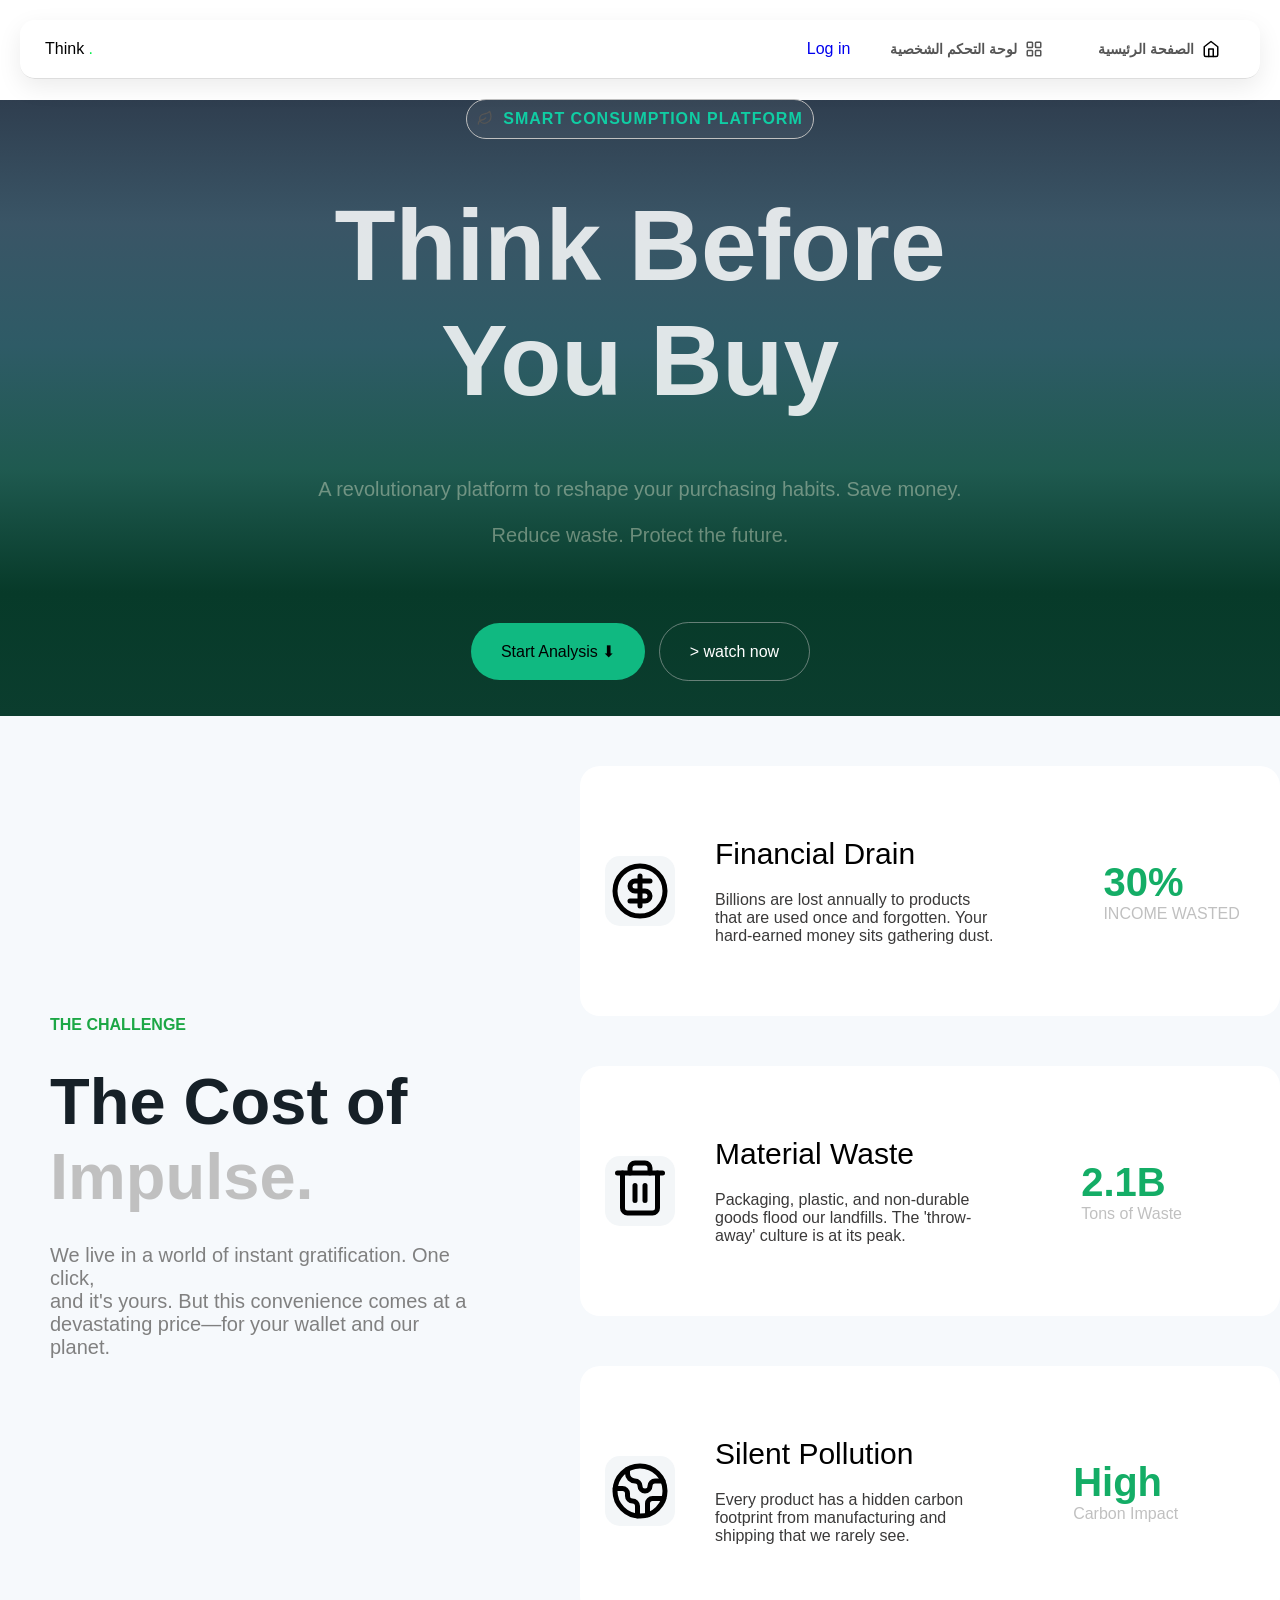
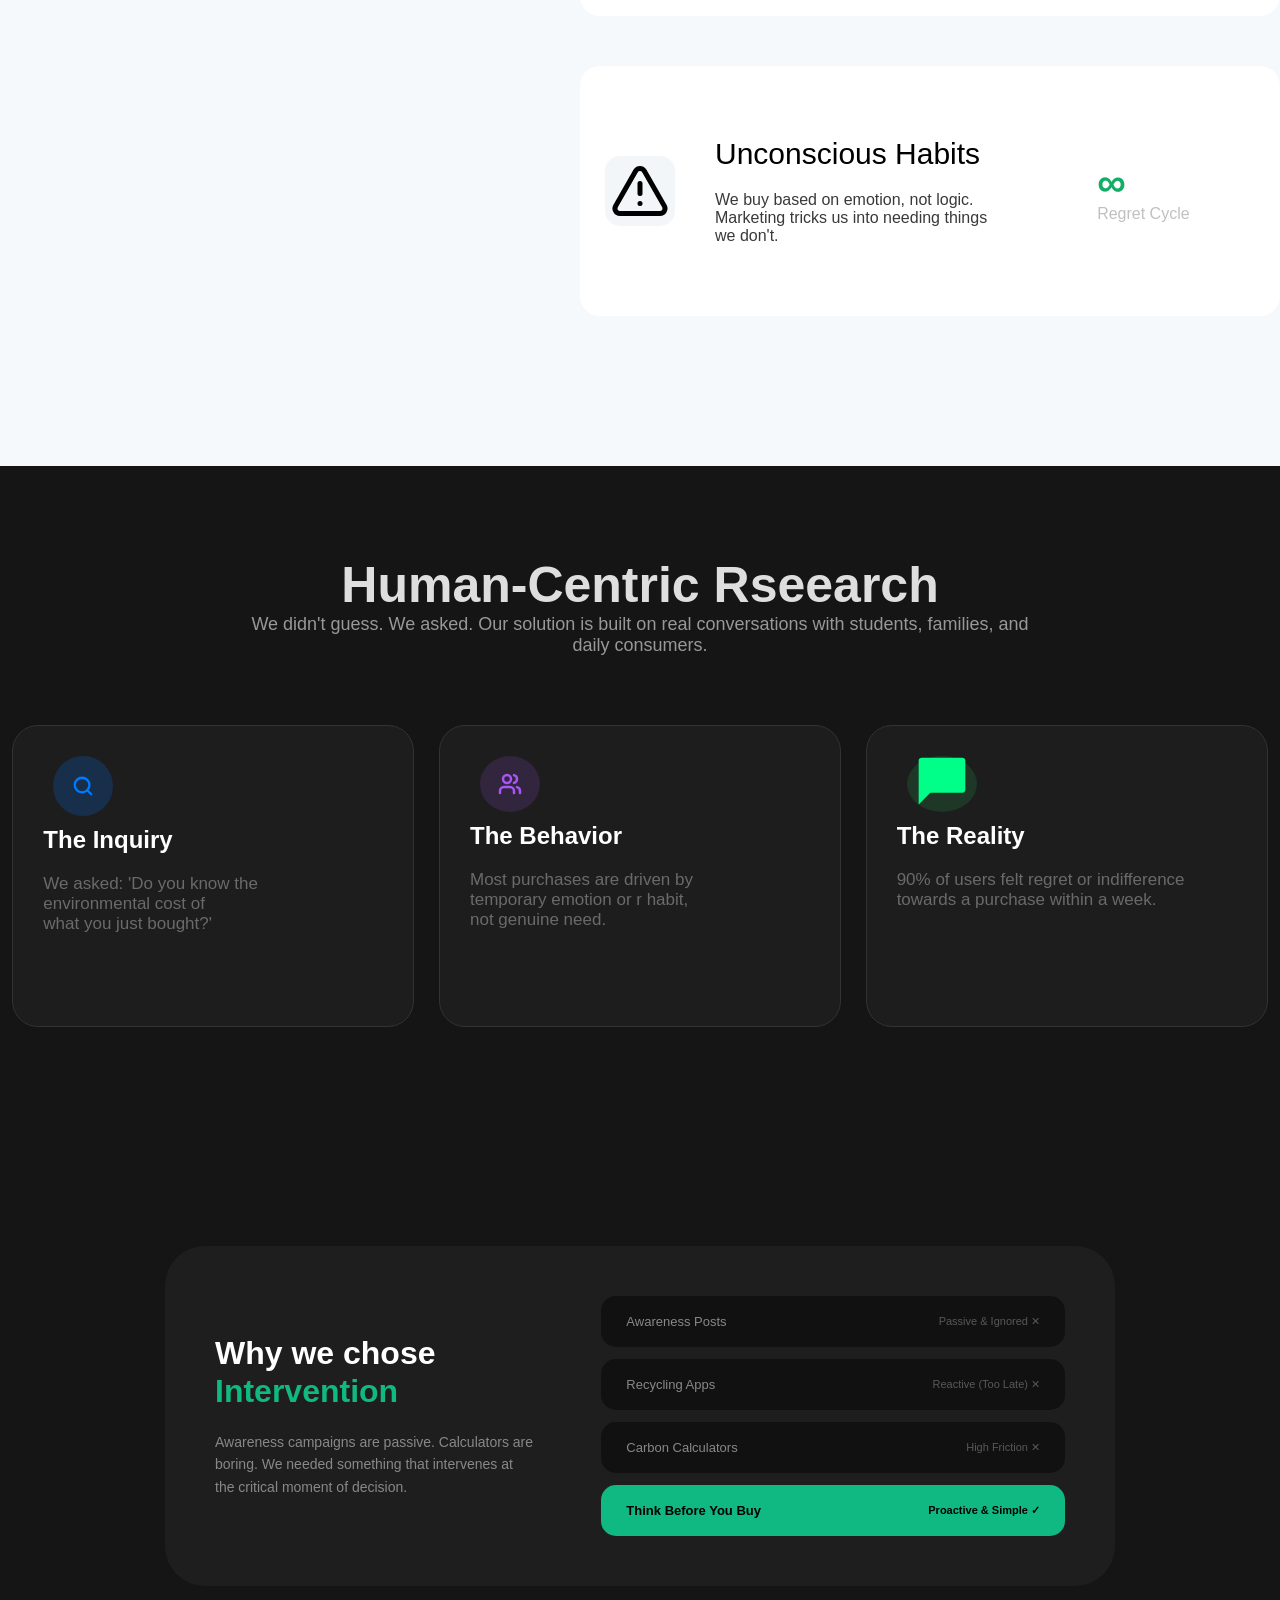
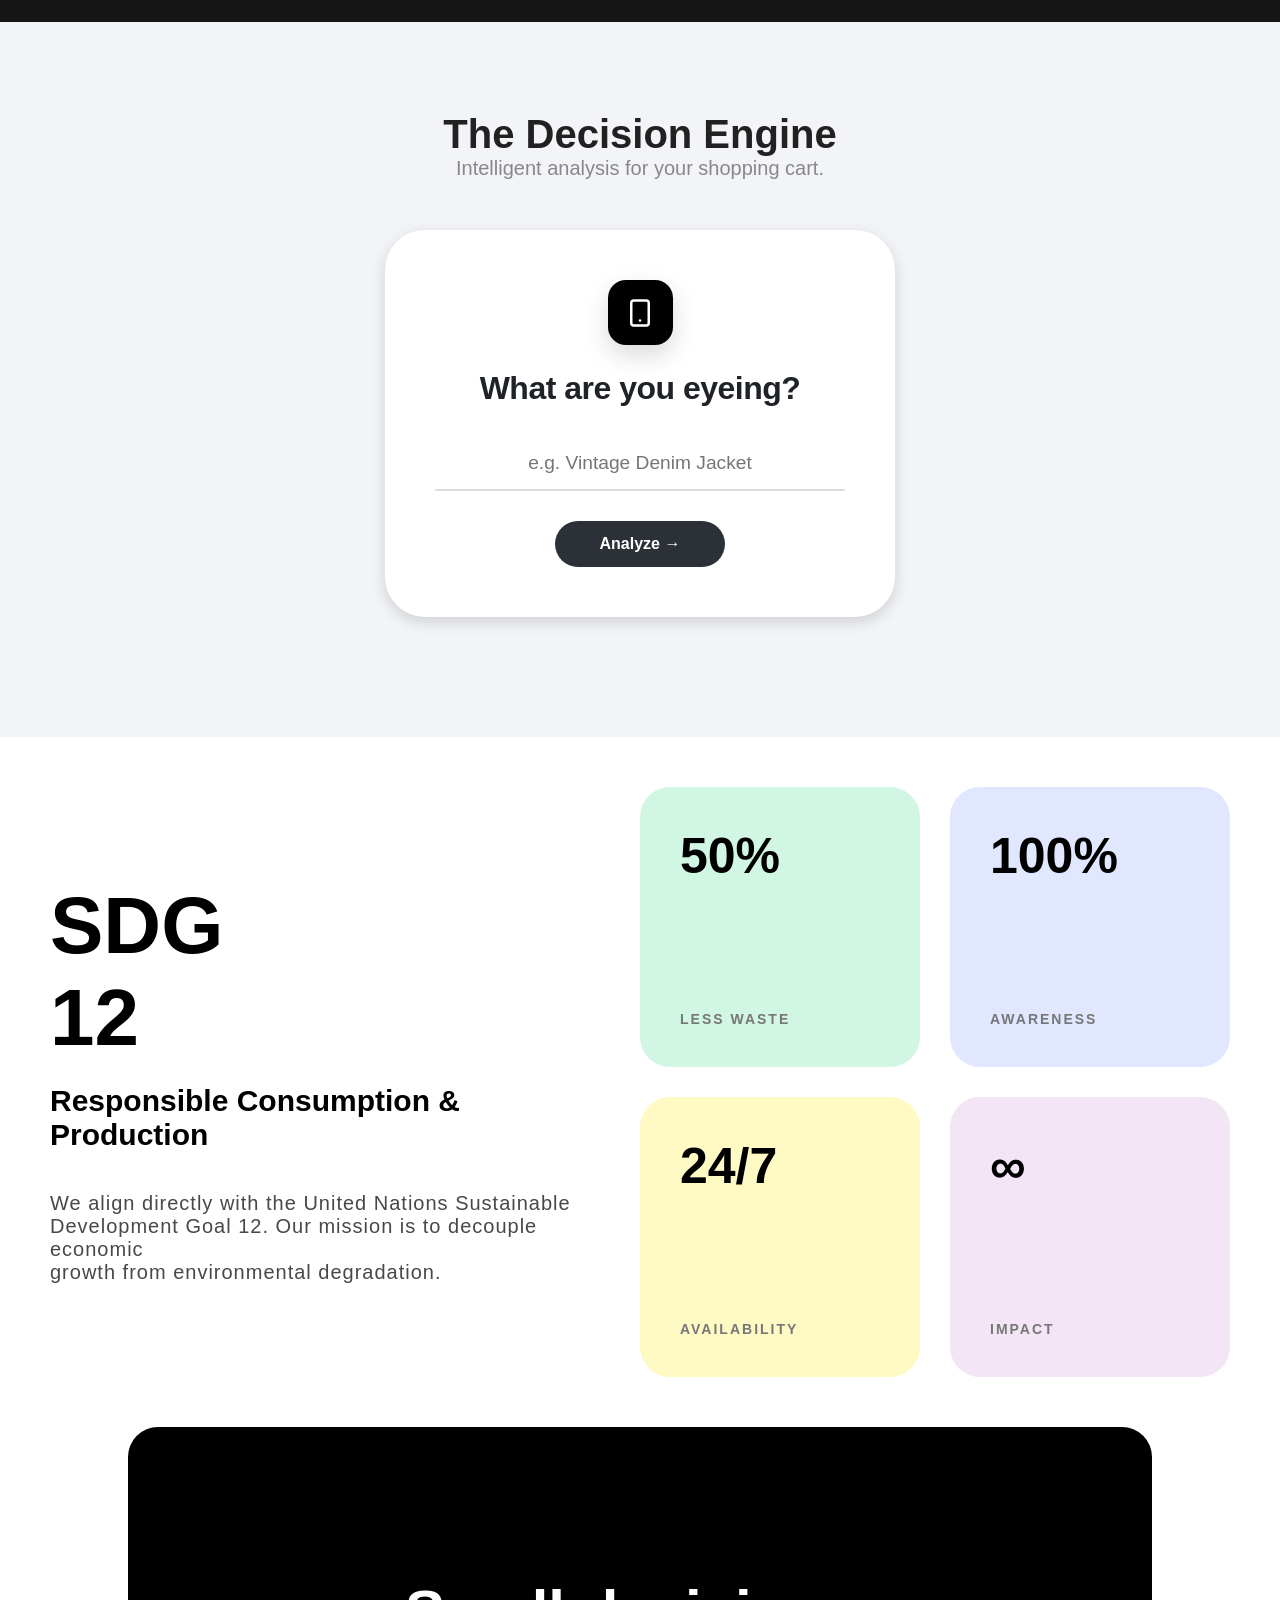
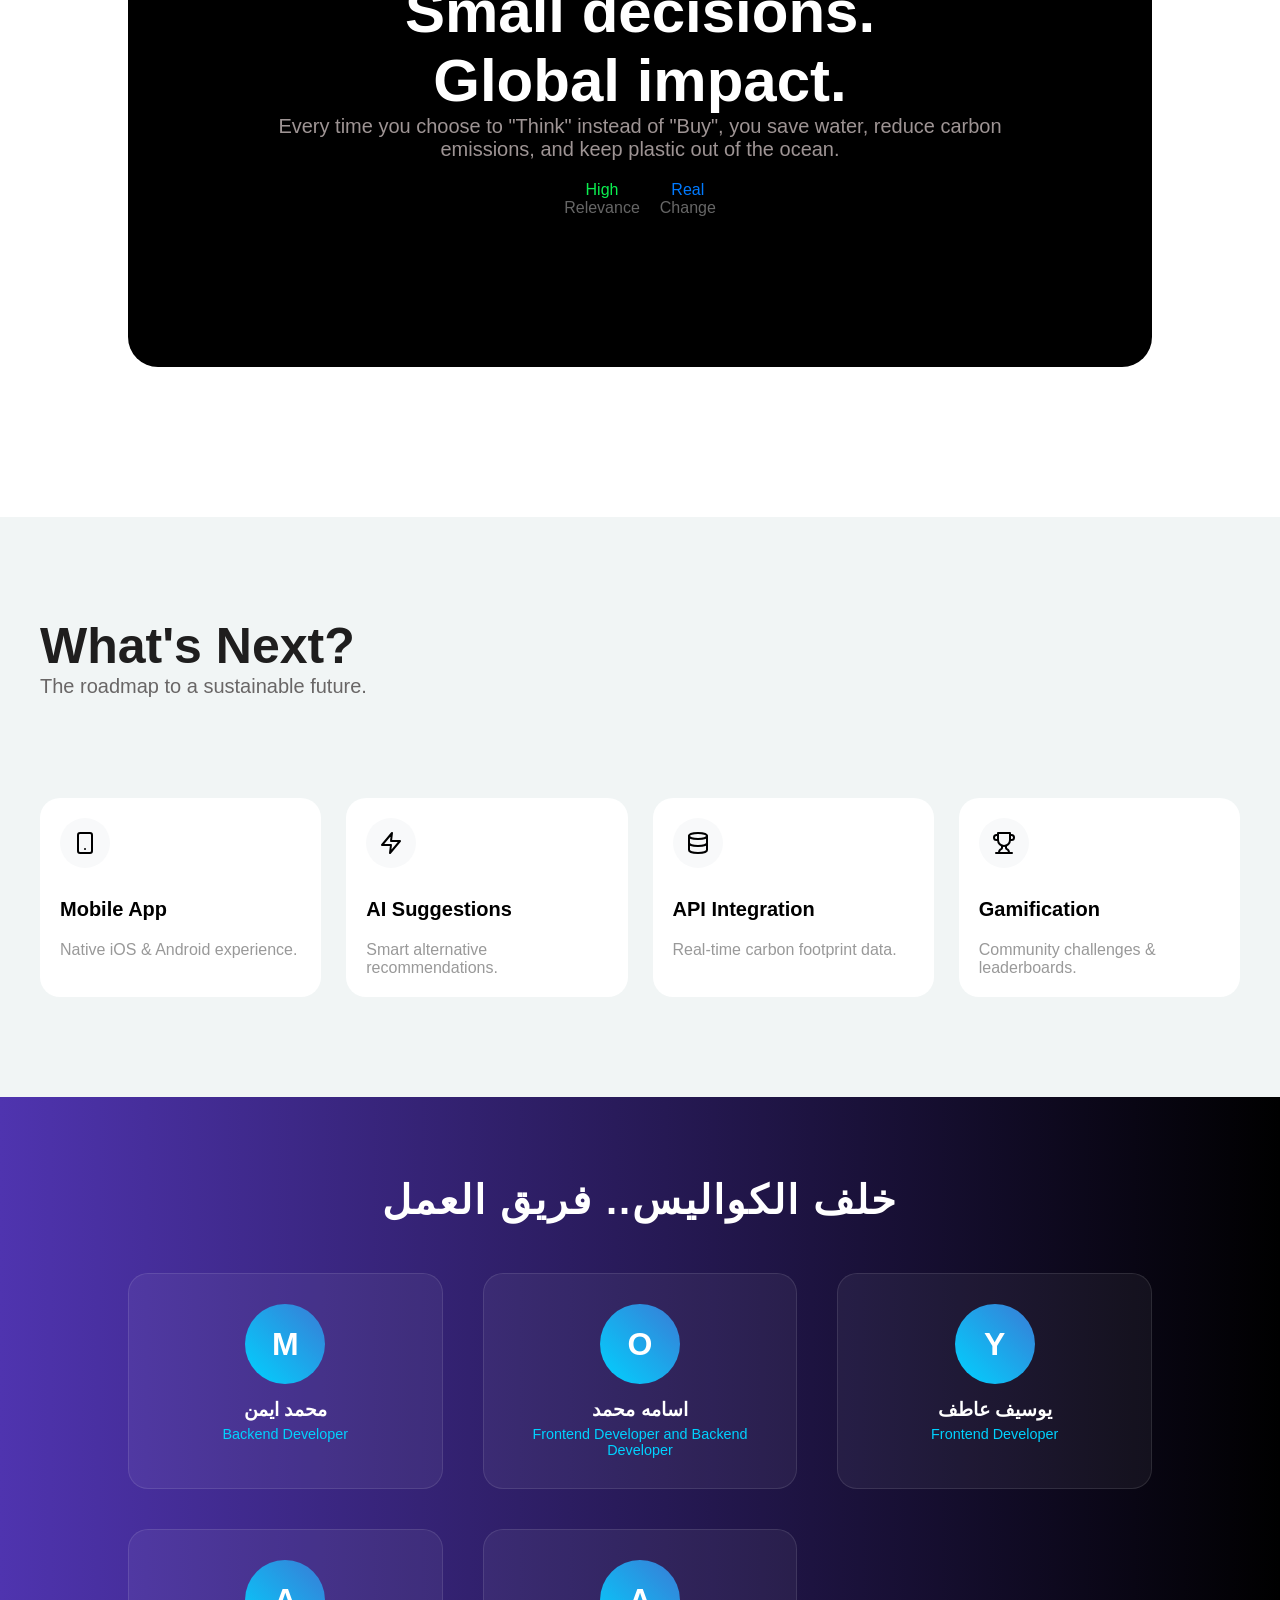
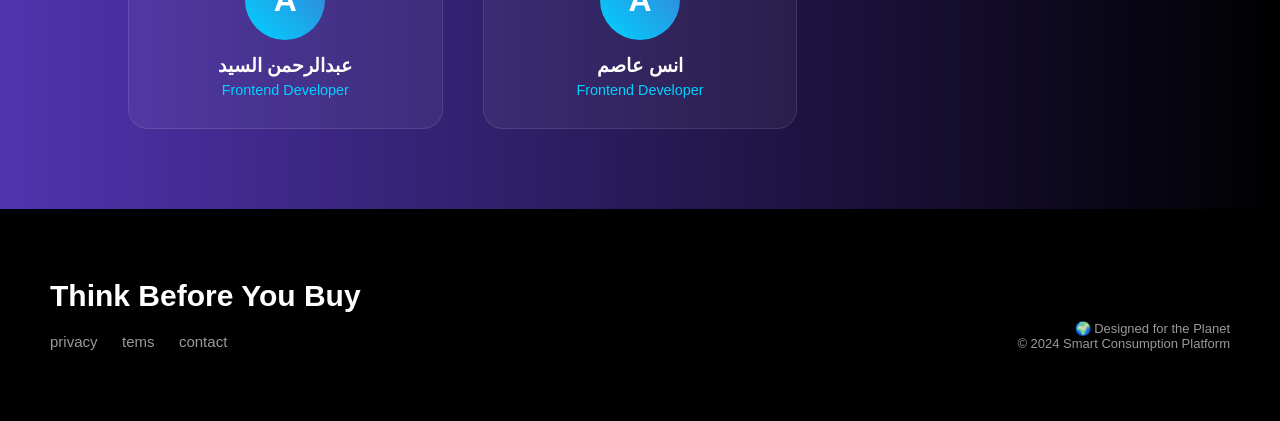
<file: index.html>
<!DOCTYPE html>
<html lang="en">

<head>
    <meta charset="UTF-8">
    <meta name="viewport" content="width=device-width, initial-scale=1.0">
    <title>Eco-Friendly</title>
    <link rel="stylesheet" href="style.css">
    <style>
        html {
            scroll-behavior: smooth;
        }
    </style>
</head>

<body>
    <nav>
        <!-- الشعار في أقصى اليسار -->
        <div class="logo-section">
            <p class="Think">Think <span class="dot">.</span></p>
        </div>

        <!-- الروابط في أقصى اليمين -->
        <ul class="nav-links">
            <div class="nav-item active2"> <!-- العنصر المختار كما في الصورة -->
                <svg xmlns="http://w3.org" width="18" height="18" viewBox="0 0 24 24" fill="none" stroke="currentColor"
                    stroke-width="2" stroke-linecap="round" stroke-linejoin="round">
                    <path d="m3 9 9-7 9 7v11a2 2 0 0 1-2 2H5a2 2 0 0 1-2-2z""" ) />>
                    <polyline points="9 22 9 12 15 12 15 22""" ) />>
                </svg>
                <li><a href="index.html" class="nav-link active">الصفحة الرئيسية</a></li>
            </div>

            <div class="nav-item">
                <svg class="nav-logo" xmlns="http://w3.org" width="18" height="18" viewBox="0 0 24 24" fill="none"
                    stroke="currentColor" stroke-width="2" stroke-linecap="round" stroke-linejoin="round">
                    <rect width="7" height="7" x="3" y="3" rx="1""" ) />>
                    <rect width="7" height="7" x="14" y="3" rx="1""" ) />>
                    <rect width="7" height="7" x="14" y="14" rx="1""" ) />>
                    <rect width="7" height="7" x="3" y="14" rx="1""" ) />>
                </svg>
                <li><a href="dash-board.html" class="nav-link">لوحة التحكم الشخصية</a>
                </li>
            </div>

            <!-- أزرار تسجيل الدخول والخروج -->
            <li class="auth-section" id="auth-container">
                <!-- هنا الـ JS هيحط يا زرار Log in يا زرار Log out -->
            </li>

        </ul>
    </nav>

    <header class="container">
        <p id="prag1"><svg class="nav-logo" xmlns="http://www.w3.org/2000/svg" width="16" height="16"
                viewBox="0 0 24 24" fill="none" stroke="currentColor" stroke-width="2" stroke-linecap="round"
                stroke-linejoin="round" class="lucide lucide-leaf-icon lucide-leaf">
                <path d="M11 20A7 7 0 0 1 9.8 6.1C15.5 5 17 4.48 19 2c1 2 2 4.18 2 8 0 5.5-4.78 10-10 10Z" />
                <path d="M2 21c0-3 1.85-5.36 5.08-6C9.5 14.52 12 13 13 12" />
            </svg> SMART CONSUMPTION PLATFORM</p>
        <h1 class="title">Think Before <br> You Buy</h1>
        <p id="prag2">A revolutionary platform to reshape your purchasing habits. Save money. <br> <br> Reduce
            waste. Protect the future.</p>

        <div id="links">


            <a href="#anc1" class="anc1">Start Analysis ⬇</a>
            <a href="#" class="anc2"> > watch now</a>

        </div>
    </header>


    <!-- section 2 -->


    <section class="hero">
        <div class="cost">
            <h4 class="title2">THE CHALLENGE</h4>
            <h2 class="title3">The Cost of <br> <span class="spn1">Impulse.</span></h2>
            <p class="prag3">We live in a world of instant gratification. One click, <br> and it's yours. But this
                convenience comes at a <br>
                devastating price—for your wallet and our planet.</p>
        </div>
        <div class="cards">
            <div class="card card1">
                <div class="left">
                    <div class="icon"><svg xmlns="http://www.w3.org/2000/svg" width="60" height="60" viewBox="0 0 24 24"
                            fill="none" stroke="currentColor" stroke-width="2" stroke-linecap="round"
                            stroke-linejoin="round"
                            class="lucide lucide-circle-dollar-sign-icon lucide-circle-dollar-sign">
                            <circle cx="12" cy="12" r="10" />
                            <path d="M16 8h-6a2 2 0 1 0 0 4h4a2 2 0 1 1 0 4H8" />
                            <path d="M12 18V6" />
                        </svg></div>
                    <br>
                    <div class="texts">
                        <span class="spns spn2">Financial Drain</span>
                        <p class="txt prag4">Billions are lost annually to products <br> that are used once and
                            forgotten.
                            Your <br> hard-earned money sits gathering dust.</p>
                    </div>
                </div>

                <div class="right">
                    <h5 class="words">30%</h5>
                    <span class="spns spn3">INCOME WASTED</span>
                </div>
            </div>


            <div class="card card2">
                <div class="left">
                    <div class="icon">
                        <div style=padding:20px; display: inline-block; border-radius: 15px;>
                            <svg xmlns="http://www.w3.org/2000/svg" width="60" height="60" viewBox="0 0 24 24"
                                fill="none" stroke="currentColor" stroke-width="2" stroke-linecap="round"
                                stroke-linejoin="round" class="lucide lucide-trash2-icon lucide-trash-2">
                                <path d="M10 11v6" />
                                <path d="M14 11v6" />
                                <path d="M19 6v14a2 2 0 0 1-2 2H7a2 2 0 0 1-2-2V6" />
                                <path d="M3 6h18" />
                                <path d="M8 6V4a2 2 0 0 1 2-2h4a2 2 0 0 1 2 2v2" />
                            </svg>
                        </div>
                    </div>
                    <br>
                    <div class="texts">
                        <span class="spns spn2">Material Waste</span>
                        <p class="txt prag4">Packaging, plastic, and non-durable <br> goods flood our landfills. The
                            'throw-
                            <br>away' culture is at its peak.
                        </p>
                    </div>
                </div>
                <div class="right">
                    <h5 class="words">2.1B</h5>
                    <span class="spns spn3">Tons of Waste</span>
                </div>
            </div>




            <div class="card card3">
                <div class="left">
                    <div class="icon">
                        <svg xmlns="http://www.w3.org/2000/svg" width="60" height="60" viewBox="0 0 24 24" fill="none"
                            stroke="currentColor" stroke-width="2" stroke-linecap="round" stroke-linejoin="round"
                            class="lucide lucide-earth-icon lucide-earth">
                            <path d="M21.54 15H17a2 2 0 0 0-2 2v4.54" />
                            <path
                                d="M7 3.34V5a3 3 0 0 0 3 3a2 2 0 0 1 2 2c0 1.1.9 2 2 2a2 2 0 0 0 2-2c0-1.1.9-2 2-2h3.17" />
                            <path d="M11 21.95V18a2 2 0 0 0-2-2a2 2 0 0 1-2-2v-1a2 2 0 0 0-2-2H2.05" />
                            <circle cx="12" cy="12" r="10" />
                        </svg>
                    </div>
                    <br>
                    <div class="texts">
                        <span class="spns spn2">Silent Pollution</span>
                        <p class="txt prag4">Every product has a hidden carbon <br> footprint from manufacturing and
                            <br>shipping that we rarely see.
                        </p>
                    </div>
                </div>

                <div class="right">
                    <h5 class="words">High</h5>
                    <span class="spns spn3">Carbon Impact</span>
                </div>
            </div>


            <div class="card card4">
                <div class="left">
                    <div class="icon">
                        <svg xmlns="http://www.w3.org/2000/svg" width="60" height="60" viewBox="0 0 24 24" fill="none"
                            stroke="currentColor" stroke-width="2" stroke-linecap="round" stroke-linejoin="round"
                            class="lucide lucide-triangle-alert-icon lucide-triangle-alert">
                            <path d="m21.73 18-8-14a2 2 0 0 0-3.48 0l-8 14A2 2 0 0 0 4 21h16a2 2 0 0 0 1.73-3" />
                            <path d="M12 9v4" />
                            <path d="M12 17h.01" />
                        </svg>
                    </div>
                    <br>
                    <div class="texts">
                        <span class="spns spn2">Unconscious Habits</span>
                        <p class="txt prag4">We buy based on emotion, not logic. <br> Marketing tricks us into needing
                            things
                            <br>we don't.
                        </p>
                    </div>
                </div>

                <div class="right">
                    <h5 class="words">∞</h5>
                    <span class="spns spn3">Regret Cycle</span>
                </div>
            </div>


        </div>


    </section>



    <section class="hero1">
        <br><br><br><br><br>
        <h2 class="hh">Human-Centric Rseearch</h2>

        <p class="pp">We didn't guess. We asked. Our solution is built on real
            conversations with students, families, and <br>
            daily consumers.</p>
        <div class="cards2">
            <div class="crd card5">
                <div class="icon-wrapperblue">
                    <svg width="22" height="22" viewbox="0 0 24 24" fill="none" stroke="currentcolor" stroke-width="2.5"
                        stroke-linecap="round" stroke-linejoin="round">
                        <circle cx="11" cy="11" r="8"></circle>
                        <line x1="21" y1="21" x2="16.65" y2="16.65"></line>

                    </svg>

                </div>



                <h3 class="txt2 h3p">The Inquiry</h3>


                <p class="txt2 pg">We asked: 'Do you
                    know the <br> environmental cost of <br> what you just bought?'</p>


            </div>
            <div class="crd card6">
                <div class="people-icon-box">
                    <svg width="24" height="24" viewbox="0 0 24 24" fill="none" stroke="currentcolor" stroke-width="2.5"
                        stroke-linecap="round" stroke-linejoin="round">
                        <path d="M16 21v-2a4 4 0 0 0-4-4H6a4 4 0 0 0-4 4v2"></path>
                        <circle cx="9" cy="7" r="4"> </circle>
                        <path d="M22 21v-2a4 4 0 0 0-3-3.87"> </path>
                        <path d="M16 3.13a4 4 0 0 1 0 7.75"></path>



                    </svg>
                </div>



                <h3 class="txt2 h33">The Behavior</h3>
                <p class="txt2 pgg">Most purchases are
                    driven by <br> temporary emotion or r habit,<br>not genuine need.</p>

            </div>
            <div class="crd card7">

                <div class="message-icon-box">
                    <svg width="100" height="100" viewBox="0 0 24 24" xmlns="http://www.w3.org/2000/svg">
                        <path
                            d="M4 4C4 3.44772 4.44772 3 5 3H19C19.5523 3 20 3.44772 20 4V14C20 14.5523 19.5523 15 19 15H8L4 19V4Z"
                            fill="#00FF88" />
                    </svg>




                    </svg>


                </div>



                <h3 class="txt2 h333">The Reality</h3>
                <p class="txt2 pggg">90% of users felt
                    regret or indifference <br> towards a purchase within a week.</p>
            </div>

        </div>

        <div class="card-container">
            <div class="card-content">
                <h2 class="title4">Why we chose <br><span>Intervention</span></h2>
                <p class="description">
                    Awareness campaigns are passive. Calculators are boring. We needed something that intervenes at the
                    critical moment of decision.
                </p>
            </div>

            <div class="card-list">
                <div class="list-item">
                    <span class="text">Awareness Posts</span>
                    <span class="status">Passive & Ignored ✕</span>
                </div>
                <div class="list-item">
                    <span class="text">Recycling Apps</span>
                    <span class="status">Reactive (Too Late) ✕</span>
                </div>
                <div class="list-item">
                    <span class="text">Carbon Calculators</span>
                    <span class="status">High Friction ✕</span>
                </div>
                <div class="list-item active">
                    <span class="text">Think Before You Buy</span>
                    <span class="status">Proactive & Simple ✓</span>
                </div>
            </div>
        </div>
        <br> <br>
    </section>
    <section id="anc1" class="qestions">
        <div class="parent">
            <h2 class="second_tlt">The Decision Engine</h2>
            <p class="norm_prg">Intelligent analysis for your shopping cart.</p>
            <div class="qestions2">

                <div class="step active" id="step0">
                    <div class="icon-box-dark">
                        <svg width="30" height="30" viewBox="0 0 24 24" fill="none" stroke="white" stroke-width="2"
                            stroke-linecap="round" stroke-linejoin="round">
                            <rect x="5" y="2" width="14" height="20" rx="2" ry="2"></rect>
                            <line x1="12" y1="18" x2="12.01" y2="18"></line>
                        </svg>
                    </div>

                    <h1 class="main-title">What are you eyeing?</h1>
                    <input type="text" id="itemInput" class="custom-input" placeholder="e.g. Vintage Denim Jacket">
                    <button class="btn-dark" onclick="startQuiz()">Analyze &rarr;</button>
                </div>


                <div class="step" id="step1">
                    <p class="step-counter">QUESTION 1 OF 3</p>
                    <h1 class="question-title">Is this a "Need" or a "Want"?</h1>
                    <div class="options">
                        <button class="option-card" onclick="nextStep(2)">It's absolutely essential. <span
                                class="arrow">&rarr;</span></button>
                        <button class="option-card" onclick="nextStep(2)">It's a nice-to-have.</button>
                    </div>
                </div>

                <div class="step" id="step2">
                    <p class="step-counter">QUESTION 2 OF 3</p>
                    <h1 class="question-title">How often will you use it?</h1>
                    <div class="options">
                        <button class="option-card" onclick="nextStep(3)">Daily or Weekly. <span
                                class="arrow">&rarr;</span></button>
                        <button class="option-card" onclick="nextStep(3)">Once in a blue moon.</button>
                    </div>
                </div>

                <div class="step" id="step3">
                    <p class="step-counter">QUESTION 3 OF 3</p>
                    <h1 class="question-title">Could you borrow or rent it?</h1>
                    <div class="options">
                        <button class="option-card" onclick="showResult('green')">Yes, probably. <span
                                class="arrow">&rarr;</span></button>
                        <button class="option-card" onclick="showResult('red')">No, I need to own it.</button>
                    </div>
                </div>
                <div class="step result-page" id="result-green">
                    <div class="status-icon green">✓</div>
                    <h1 class="question-title">Green Light</h1>
                    <p class="desc">This looks like a solid purchase. Just check if there's a sustainable brand option!
                    </p>
                    <button class="link-btn" onclick="location.reload()">Check another item</button>
                    <a class="btn-dark" href="dash-board.html" onclick="return saveProductData(event)">View Your Dashboard</a>

                </div>

                <div class="step result-page" id="result-orange">
                    <div class="status-icon orange">🔄</div>
                    <h1 class="question-title">Pause & Reflect</h1>
                    <p class="desc">You might regret this. Why not wait 3 days and see if you still want it?</p>
                    <button class="link-btn" onclick="location.reload()">Check another item</button>
                    <a class="btn-dark" href="dash-board.html" onclick="return saveProductData(event)">View Your Dashboard</a>

                </div>

                <div class="step result-page" id="result-red">
                    <div class="status-icon red">✕</div>
                    <h1 class="question-title">Hard Pass</h1>
                    <p class="desc">Your wallet (and the planet) will thank you for skipping this one.</p>
                    <button class="link-btn" onclick="location.reload()">Check another item</button>
                    <a class="btn-dark" href="dash-board.html" onclick="return saveProductData(event)">View Your Dashboard</a>

                </div>
                
            </div>

        </div>
    </section>


    <section class="sdgs">
        <div class="define">
            <!-- جمعنا الكلام كله هنا -->
            <div class="text-content">
                <p class="prag5">SDG <br> 12</p>
                <h3 class="heading">Responsible Consumption & <br> Production</h3>
                <p class="prag6">We align directly with the United Nations Sustainable <br> Development Goal 12. Our
                    mission is to decouple economic <br> growth from environmental degradation.</p>
            </div>

            <!-- الكاردات لوحدها بره الـ text-content -->
            <div class="card-grid">
                <div class="crd2 green">
                    <span class="number">50%</span>
                    <span class="label">Less Waste</span>
                </div>
                <div class="crd2 blue">
                    <span class="number">100%</span>
                    <span class="label">AWARENESS</span>
                </div>
                <div class="crd2 yellow">
                    <span class="number">24/7</span>
                    <span class="label">Availability</span>
                </div>
                <div class="crd2 purple">
                    <span class="number">∞</span>
                    <span class="label">Impact</span>
                </div>
            </div>
        </div>
        <div class="parent-container">
            <div class="glopal">
                <h2 class="tlt1">Small decisions. <br> Global impact.</h2>
                <p class="prag7">Every time you choose to "Think" instead of "Buy", you save water, reduce carbon <br>
                    emissions, and keep plastic out of the ocean.</p>
                <div class="spans">
                    <div id="colors">
                        <div class="prag">High <br> <span class="spn4">Relevance</span></div>
                    </div>
                    <div id="colors2">
                        <div class="prags">Real <br> <span class="spn4">Change</span> </div>
                    </div>
                </div>
            </div>
        </div>
    </section>
    <section class="lastest-cards">
        <div class="lastest-cards2">
            <div class="words2">
                <h2 class="heading1">What's Next?</h2>
                <p class="prag8">The roadmap to a sustainable future.</p>
            </div>
            <div class="lastest">
                <div class="cd">
                    <div class="icon-container">

                        <!-- أيقونة الهاتف باستخدام SVG -->
                        <svg xmlns="http://w3.org" width="24" height="24" viewBox="0 0 24 24" class="phone-icon">
                            <rect x="5" y="2" width="14" height="20" rx="2" ry="2"></rect>
                            <line x1="12" y1="18" x2="12" y2="18"></line>
                        </svg>
                    </div>
                    <div class="words3">
                        <span class="spn6">Mobile App</span>
                        <p class="prag9">Native iOS & Android experience.</p>
                    </div>
                </div>





                <div class="cd">
                    <div class="icon-container">

                        <!-- أيقونة الهاتف باستخدام SVG -->
                        <svg xmlns="http://w3.org" width="24" height="24" viewBox="0 0 24 24" class="phone-icon"
                            fill="none" stroke="currentColor" stroke-width="2" stroke-linecap="round"
                            stroke-linejoin="round">
                            <polygon points="13 2 3 14 12 14 11 22 21 10 12 10 13 2"></polygon>
                        </svg>

                    </div>
                    <div class="words3">
                        <span class="spn6">AI Suggestions</span>
                        <p class="prag9">Smart alternative recommendations.</p>
                    </div>
                </div>





                <div class="cd">
                    <div class="icon-container">

                        <svg xmlns="http://w3.org" width="24" height="24" viewBox="0 0 24 24" class="phone-icon"
                            fill="none" stroke="currentColor" stroke-width="2" stroke-linecap="round"
                            stroke-linejoin="round">
                            <ellipse cx="12" cy="5" rx="9" ry="3"></ellipse>
                            <path d="M21 12c0 1.66-4 3-9 3s-9-1.34-9-3"></path>
                            <path d="M3 5v14c0 1.66 4 3 9 3s9-1.34 9-3V5"></path>

                        </svg>
                    </div>
                    <div class="words3">
                        <span class="spn6">API Integration </span>
                        <p class="prag9">Real-time carbon footprint data.</p>
                    </div>
                </div>



                <div class="cd">
                    <div class="icon-container">

                        <svg xmlns="http://w3.org" width="24" height="24" viewBox="0 0 24 24" class="phone-icon"
                            fill="none" stroke="currentColor" stroke-width="2" stroke-linecap="round"
                            stroke-linejoin="round">
                            <path d="M6 9H4.5a2.5 2.5 0 0 1 0-5H6"></path>
                            <path d="M18 9h1.5a2.5 2.5 0 0 0 0-5H18"></path>
                            <path d="M4 22h16"></path>
                            <path d="M10 14.66V17c0 .55-.47.98-.97 1.21C7.85 18.75 7 20.24 7 22"></path>
                            <path d="M14 14.66V17c0 .55.47.98.97 1.21C16.15 18.75 17 20.24 17 22"></path>
                            <path d="M18 2H6v7a6 6 0 0 0 12 0V2Z"></path>
                        </svg>

                    </div>
                    <div class="words3">
                        <span class="spn6">Gamification</span>
                        <p class="prag9">Community challenges & <br> leaderboards.</p>
                    </div>
                </div>

            </div>
        </div>
    </section>

    <section class="team-section">
        <h2 class="titles">خلف الكواليس.. فريق العمل</h2>

        <div class="team-grid">
            <div class="member-card">
                <div class="member-info">
                    <div class="avatar">M</div>
                    <h3>محمد ايمن</h3>
                    <span class="role">Backend Developer</span>
                </div>
                <div class="member-tasks">
                    <h4>أهم ما أنجزه:</h4>
                    <ul>
                        <li>تصميم واجهة المستخدم بالـ CSS</li>
                        <li>عمل الـ Sliders والأنيميشن</li>
                        <li>ربط الصفحات ببعضها</li>
                    </ul>
                </div>
            </div>

            <div class="member-card">
                <div class="member-info">
                    <div class="avatar">O</div>
                    <h3>اسامه محمد</h3>
                    <span class="role"> Frontend Developer and Backend Developer </span>
                </div>
                <div class="member-tasks">
                    <h4>أهم ما أنجزه:</h4>
                    <ul>
                        <li>بناء قاعدة البيانات</li>
                        <li>عمل نظام تسجيل الدخول</li>
                        <li>تأمين البيانات</li>
                    </ul>
                </div>
            </div>


            <div class="member-card">
                <div class="member-info">
                    <div class="avatar">Y</div>
                    <h3> يوسيف عاطف</h3>
                    <span class="role"> Frontend Developer </span>
                </div>
                <div class="member-tasks">
                    <h4>أهم ما أنجزه:</h4>
                    <ul>
                        <li>بناء قاعدة البيانات</li>
                        <li>عمل نظام تسجيل الدخول</li>
                        <li>تأمين البيانات</li>
                    </ul>
                </div>
            </div>


            <div class="member-card">
                <div class="member-info">
                    <div class="avatar">A</div>
                    <h3> عبدالرحمن السيد</h3>
                    <span class="role">Frontend Developer</span>
                </div>
                <div class="member-tasks">
                    <h4>أهم ما أنجزه:</h4>
                    <ul>
                        <li>بناء قاعدة البيانات</li>
                        <li>عمل نظام تسجيل الدخول</li>
                        <li>تأمين البيانات</li>
                    </ul>
                </div>
            </div>


            <div class="member-card">
                <div class="member-info">
                    <div class="avatar">A</div>
                    <h3> انس عاصم</h3>
                    <span class="role">Frontend Developer</span>
                </div>
                <div class="member-tasks">
                    <h4>أهم ما أنجزه:</h4>
                    <ul>
                        <li>بناء قاعدة البيانات</li>
                        <li>عمل نظام تسجيل الدخول</li>
                        <li>تأمين البيانات</li>
                    </ul>
                </div>
            </div>

        </div>
    </section>
    <footer>
        <div class="def">
            <div class="text-content3">
                <p class="last_prag">Think Before You Buy</p>
                <div class="links2">
                    <a href="#" class="ancrs">privacy</a>
                    <a href="#" class="ancrs">tems</a>
                    <a href="#" class="ancrs">contact</a>
                </div>
            </div>
            <div class="planet2">
                <p>🌍 Designed for the Planet</p>
                <p>© 2024 Smart Consumption Platform</p>
            </div>
        </div>
    </footer>
    <script src="api.js"></script>
    <script src="script.js"></script>
</body>

</html>
</file>
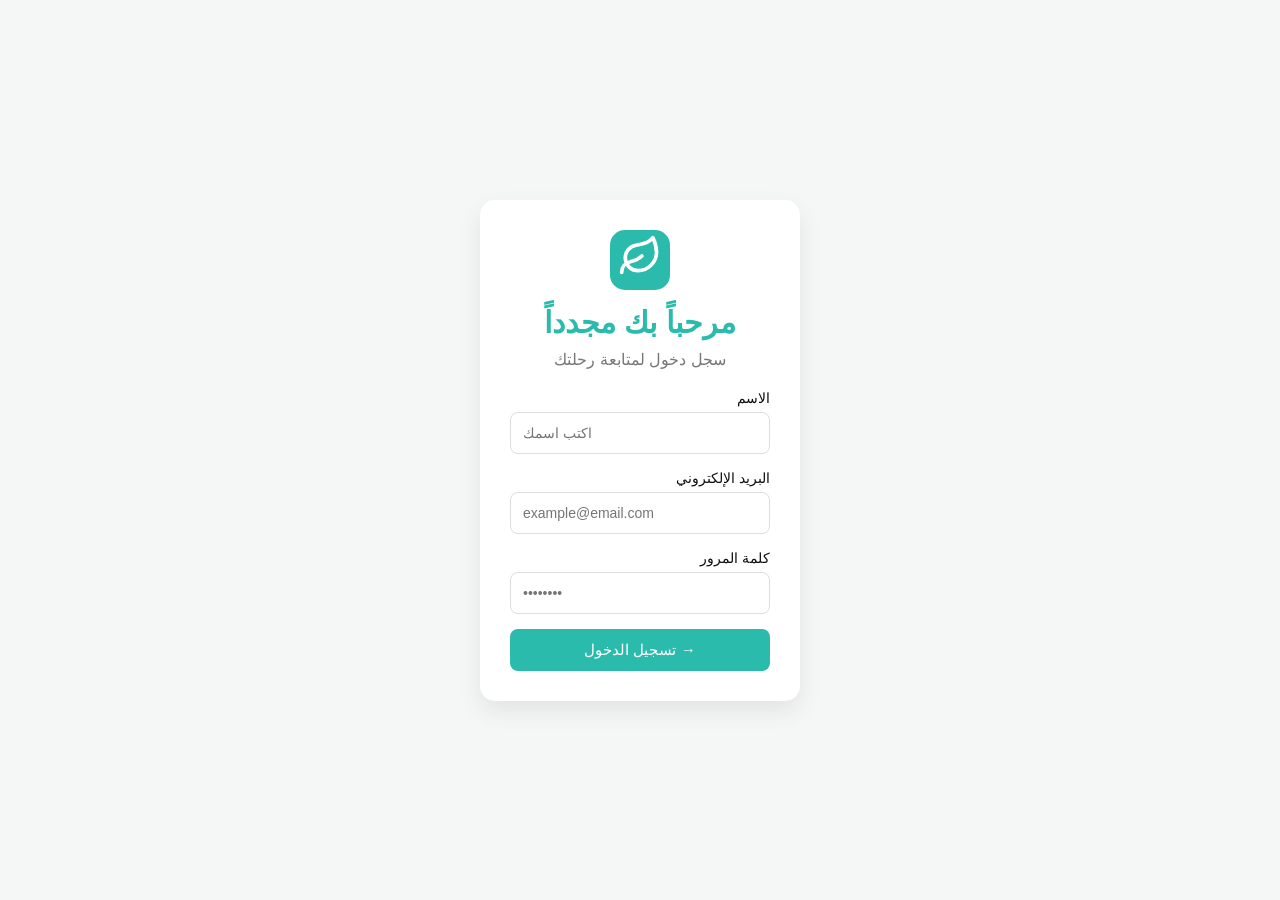
<file: form.html>
<!DOCTYPE html>
<html lang="en">

<head>
    <meta charset="UTF-8">
    <meta name="viewport" content="width=device-width, initial-scale=1.0">
    <title>form</title>
    <link rel="stylesheet" href="Form.css">
</head>

<body>
    <!-- FORM -->
     
    <div class="container">
        <div class="logo">
            <i class="fa-solid fa-leaf"><svg xmlns="http://www.w3.org/2000/svg" width="44" height="44"
                    viewBox="0 0 24 24" fill="none" stroke="currentColor" stroke-width="2" stroke-linecap="round"
                    stroke-linejoin="round" class="lucide lucide-leaf-icon lucide-leaf">
                    <path d="M11 20A7 7 0 0 1 9.8 6.1C15.5 5 17 4.48 19 2c1 2 2 4.18 2 8 0 5.5-4.78 10-10 10Z" />
                    <path d="M2 21c0-3 1.85-5.36 5.08-6C9.5 14.52 12 13 13 12" />
                </svg></i>
        </div>
        <h2>مرحباً بك مجدداً</h2>
        <p>سجل دخول لمتابعة رحلتك</p>

        <form id="form">

            <div class="input-group">
                <label>الاسم</label>
                <input type="text" id="name" placeholder="اكتب اسمك" >
                <div id="nameError" class="error"></div>
            </div>

            <div class="input-group">
                <label>البريد الإلكتروني</label>
                <input type="email" id="email" placeholder="example@email.com" >
                <div id="emailError" class="error"></div>
            </div>

            <div class="input-group">
                <label>كلمة المرور</label>
                <input type="password" id="password" placeholder="••••••••" >
                <div id="passwordError" class="error"></div>
            </div>

            <button type="submit">تسجيل الدخول →</button>
        </form>
    </div>
    <script src="api.js"></script>
    <script src="form.js"></script>
</body>

</html>
</file>
<file: style.css>
* {
    padding: 0;
    margin: 0;
    box-sizing: border-box;
    font-family: 'Segoe UI', Tahoma, Geneva, Verdana, sans-serif;
}

body {
    padding-top: 100px;
}

nav {
    display: flex;
    justify-content: space-between;
    align-items: center;
    padding: 15px 30px;
    background-color: #f8f8f8;
    border-bottom: 1px solid #ddd;
    position: fixed;
    top: 0;
    left: 0;
    width: calc(100% - 40px);
    margin: 20px;
    padding: 12px 25px;
    padding-bottom: -50px;
    background: rgba(255, 255, 255, 0.7);
    backdrop-filter: blur(10px);
    border-radius: 15px;
    box-shadow: 0 8px 25px rgba(0, 0, 0, 0.08);
    z-index: 1;
}

.dot {
    color: #0bee4f;
}

.nav-links {
    display: flex;
    align-items: center;
    gap: 25px;
    /* المسافة بين الروابط */
    list-style: none;
    margin: 0;
    padding: 0;
    direction: rtl;
    /* لترتيب النصوص العربية بشكل صحيح */
}

/* تنسيق العناصر (الرئيسية ولوحة التحكم) */
.nav-item {
    display: flex;
    align-items: center;
    gap: 8px;
    padding: 8px 15px;
    cursor: pointer;
    transition: 0.3s;
    border-radius: 25px;
}

.nav-link {
    color: #555;
}

.nav-item:hover {
    background-color: #dddada67;
}
.nav-logo{
    color: #555;
}
/* التنسيق الأسود البيضاوي (Active) كما في صورتك */
.nav-item.active {
    background-color: black;
    color: white;
    border-radius: 50px;
}


.nav-item.active a {
    color: white;
}

.nav-item a {
    text-decoration: none;
    color: #555;
    font-weight: 600;
    font-size: 14px;
}


.logout-style {
    display: flex;
    align-items: center;
    justify-content: center;
    width: 40px;
    height: 40px;
    background-color: #ff4d4d; /* لون أحمر هادي للـ Logout */
    color: white;
    border-radius: 50%; /* شكل دائري */
    transition: 0.3s;
    text-decoration: none;
}

.logout-style:hover {
    background-color: #cc0000;
    transform: scale(1.1);
}

.logout-style svg {
    stroke: white;
}



.container {
    background: linear-gradient(to top,
            #0b3d2e,
            #073a29,
            #1f5a50,
            #2e5b66,
            #3a5566,
            #2f3e4f);
}

.log-in {
    background-color: #0bee4f;

}

.log-in2 {
    color: #fff;
}

#prag1 {
    background-color: rgba(240, 255, 255, 0.048);
    width: fit-content;
    margin: auto;
    display: flex;
    justify-content: center;
    padding: 10px;
    font-family: 'Segoe UI', Tahoma, Geneva, Verdana, sans-serif;
    letter-spacing: 1px;
    border-radius: 20px;
    border-color: rgb(240, 255, 255);
    color: rgba(0, 255, 191, 0.726);
    font-weight: 600;
    font-size: medium;
    margin-bottom: 50px;
    outline: 1px solid silver;
    gap: 10px;
}

.title {
    color: rgba(255, 255, 255, 0.85);
    text-align: center;
    font-size: 100px;
    font-family: Verdana, Geneva, Tahoma, sans-serif;
    font-weight: 900;
    margin-bottom: 60px;
    opacity: 0;
    animation: fadeUp 1s ease forwards;
    animation-delay: 1s;
}

#prag2 {
    text-align: center;
    color: rgba(245, 245, 220, 0.397);
    font-size: 20px;
    font-family: Verdana, Geneva, Tahoma, sans-serif;
    margin-bottom: 40px;
    opacity: 0;
    animation: fadeUp 1s ease forwards;
    animation-delay: 0.8s;
}

@keyframes fadeUp {
    to {
        opacity: 1;
        transform: translateY(0);
    }
}

#links {
    text-align: center;
    padding: 55px;
}

a {
    text-decoration: none;
}

.anc1 {
    background-color: #10b981;
    color: #000;
    border-radius: 30px;
    padding: 20px;
    padding-left: 30px;
    padding-right: 30px;
    font-family: Arial, Helvetica, sans-serif;
    font-weight: 500;
    margin-right: 10px;
}

.anc1:hover {
    background-color: #14df51;
    transition: 0.5s;
}

.anc2 {
    background-color: rgba(255, 255, 255, 0);
    color: white;
    border-radius: 30px;
    padding: 20px;
    padding-left: 30px;
    padding-right: 30px;
    font-family: Arial, Helvetica, sans-serif;
    outline: 1px solid rgba(192, 192, 192, 0.514);
    font-weight: 500;

}

.anc2:hover {
    background-color: rgba(255, 255, 255, 0.267);
    transition: 0.5s;
}

.container #prag1,
.container>div,
.container .anc1,
.container .anc2 {
    opacity: 0;
    transform: translateY(15px);
    animation: slideUp 1s cubic-bezier(0.16, 1, 0.3, 1)forwards;
}

@keyframes slideUp {
    to {
        opacity: 1;
        transform: translateY(0);
    }
}

#prag1 {
    animation-delay: 0.7s;
}

.container>div {
    animation-delay: 0.6s;

}

/* section 2 */
.hero {
    display: flex;
    background-color: rgb(246, 249, 252);
}

.cards {
    margin-left: 100px;
    margin-top: 50px;
}

.cost {
    margin-top: 300px;
    margin-left: 50px;
}

.title2 {
    color: #1ca745;
    font-family: 'Segoe UI', Tahoma, Geneva, Verdana, sans-serif;
    margin-bottom: 30px;
}

.title3 {
    font-family: 'Segoe UI', Tahoma, Geneva, Verdana, sans-serif;
    font-size: 65px;
    color: #162027;
    margin-bottom: 30px;
}

.spn1 {
    color: silver;
}

.prag3 {
    color: gray;
    font-size: 20px;
    font-family: 'Segoe UI', Tahoma, Geneva, Verdana, sans-serif;
}



.hero .cost {
    opacity: 0;
    transform: translateX(-100px);
    transition: all 0.8s ease;
}

.hero .cost.show {
    opacity: 1;
    transform: translateX(0);
}

.card {
    opacity: 0;
    transform: translateY(50px);
    transition: all 0.6s cubic-bezier(0.175, 0.885, 0.32, 1.275);
}



.card1 {
    width: 700px;
    height: 250px;
    margin: 50px auto;
    background: #fff;
    border-radius: 20px;
    padding: 25px;
    display: flex;
    align-items: center;
}

.card2 {
    height: 250px;
    width: 700px;
    margin: 50px auto;
    background: #fff;
    border-radius: 20px;
    padding: 25px;
    display: flex;
    align-items: center;
}

.card3 {
    height: 250px;
    width: 700px;
    margin: 50px auto;
    background: #fff;
    border-radius: 20px;
    padding: 25px;
    display: flex;
    align-items: center;
}

.card4 {
    height: 250px;
    width: 700px;
    margin: 50px auto;
    background: #fff;
    border-radius: 20px;
    padding: 25px;
    display: flex;
    align-items: center;
    margin-bottom: 100px;
}

.show2 {
    opacity: 1;
    transform: translateY(-50px);
}

.left {
    display: flex;
    align-items: center;
}

.icon {
    width: 70px;
    height: 70px;
    background-color: rgb(243, 246, 248);
    border-radius: 15px;
    display: flex;
    align-items: center;
    justify-content: center;
    color: #000;
    font-size: 30px;
    margin-right: 20px;
    font-weight: bolder;
}

.texts {
    margin-left: 20px;
}

.spn2 {
    font-size: 30px;
    font-weight: 500;
    font-family: 'Segoe UI', Tahoma, Geneva, Verdana, sans-serif;
}

.prag4 {
    color: #3a3939;
    font-family: 'Segoe UI', Tahoma, Geneva, Verdana, sans-serif;
    margin-top: 20px;
}

.right {
    margin-left: 110px;

}

.words {
    color: #14ad66;
    font-size: 40px;
    font-weight: 700;
    font-family: 'Segoe UI', Tahoma, Geneva, Verdana, sans-serif;
}

.spn3 {
    color: silver;
    font-family: 'Segoe UI', Tahoma, Geneva, Verdana, sans-serif;

}

.card1:hover {
    box-shadow: 0 10px 25px rgba(0, 0, 0, 0.15);
    transition: 0.5s;
    outline: 1px solid green;
}

.card1:hover .icon {
    background: #10b981;
    transition: 0.5s;
    color: #fff;
}

.card2:hover {
    box-shadow: 0 10px 25px rgba(0, 0, 0, 0.15);
    transition: 0.5s;
    outline: 1px solid green;
}

.card2:hover .icon {
    background: #10b981;
    transition: 0.5s;
    color: #fff;
}

.card3:hover {
    box-shadow: 0 10px 25px rgba(0, 0, 0, 0.15);
    transition: 0.5s;
    outline: 1px solid green;
}

.card3:hover .icon {
    background: #10b981;
    transition: 0.5s;
    color: #fff;

}

.card4:hover {
    box-shadow: 0 10px 25px rgba(0, 0, 0, 0.15);
    transition: 0.5s;
    outline: 1px solid green;
}

.card4:hover .icon {
    background: #10b981;
    transition: 0.5s;
    color: #fff;

}



/* section3 */



.hero1 {
    background-color: #000000ea;
}

.hh {
    color: rgba(255, 255, 255, 0.863);
    text-align: center;
    font-family: 'Segoe UI', Tahoma, Geneva, Verdana, sans-serif;
    font-size: 50px;
}

.pp {
    color: rgba(255, 255, 255, 0.562);
    text-align: center;
    font-family: Arial, Helvetica, sans-serif;
    font-size: large;
}

.cards2 {
    display: flex;
    margin-top: 100px;
}

.card5 {
    background-color: rgba(56, 54, 54, 0.26);
    height: 300px;
    width: 400px;
    margin: 20px auto;
    border-radius: 25px;
    outline: 1px solid rgba(255, 255, 255, 0.13);
    transition: 0.3s;
}

.card5:hover {
    background-color: rgba(56, 54, 54, 0.562);
}

.card6 {
    background-color: rgba(56, 54, 54, 0.26);
    height: 300px;
    width: 400px;
    margin: 20px auto;
    border-radius: 25px;
    outline: 1px solid rgba(255, 255, 255, 0.13);
    transition: 0.7s;
}

.txt2 {
    padding: 10px;
    margin-left: 20px;
}

.card6:hover {
    background-color: rgba(56, 54, 54, 0.562);
}

.card7 {
    background-color: rgba(56, 54, 54, 0.26);
    height: 300px;
    width: 400px;
    margin: 20px auto;
    border-radius: 25px;
    outline: 1px solid rgba(255, 255, 255, 0.13);
    transition: 1s;
}

.card7:hover {
    background-color: rgba(56, 54, 54, 0.562);

}

.h3p {
    color: white;
    font-size: x-large;
    font-family: Arial, Helvetica, sans-serif;
}

.pg {

    color: rgba(255, 255, 255, 0.342);
    font-family: Arial, Helvetica, sans-serif;
    font-size: 17px;
}

.h33 {

    color: white;
    font-size: x-large;
    font-family: Arial, Helvetica, sans-serif;


}

.pgg {
    color: rgba(255, 255, 255, 0.342);
    font-family: Arial, Helvetica, sans-serif;
    font-size: 17px;
}

.h333 {
    color: white;
    font-size: x-large;
    font-family: Arial, Helvetica, sans-serif;
}

.pggg {
    color: rgba(255, 255, 255, 0.342);
    font-family: Arial, Helvetica, sans-serif;
    font-size: 17px;
}

.icon-wrapperblue {
    width: 60px;
    height: 60px;
    border-radius: 50%;
    background-color: rgba(0, 122, 255, 0.2);
    display: flex;
    align-items: center;
    justify-content: center;
    color: #007aff;
    font-size: 20px;
    margin-left: 40px;
    margin-top: 30px;
}

.people-icon-box {
    width: 60px;
    height: 56px;
    border-radius: 50%;
    background-color: rgba(168, 85, 247, 0.15);
    display: flex;
    align-items: center;
    justify-content: center;
    color: #a855f7;
    margin-left: 40px;
    margin-top: 30px;

}

.message-icon-box {
    width: 70px;
    height: 56px;
    border-radius: 50%;
    background-color: rgba(34, 197, 94, 0.15);
    display: flex;
    align-items: center;
    justify-content: center;
    color: #22c55e;
    margin-left: 40px;
    margin-top: 30px;
}



.card-container {
    background: #1e1e1e;
    border-radius: 40px;
    padding: 50px;
    display: flex;
    align-items: center;
    margin: auto;
    max-width: 950px;
    font-family: 'Inter', sans-serif;
    margin-top: 150px;
}

.card-content {
    flex: 1;
}

.title4 {
    color: #fff;
    font-size: 32px;
    font-weight: 700;
    margin: 0 0 20px 0;
    line-height: 1.2;
}

.title4 span {
    color: #10b981;
}

.description {
    color: #888;
    font-size: 14px;
    line-height: 1.6;
    max-width: 320px;
}

.card-list {
    flex: 1.2;
    display: flex;
    flex-direction: column;
    gap: 12px;
}

.list-item {
    background: #111;
    padding: 18px 25px;
    border-radius: 15px;
    display: flex;
    justify-content: space-between;
    align-items: center;
    color: #888;
    font-size: 13px;
    transition: 0.3s ease;
}

.list-item.active {
    background: #10b981;
    color: #000;
    font-weight: 600;
}

.list-item .status {
    opacity: 0.6;
    font-size: 11px;
}

.list-item.active .status {
    opacity: 1;
}

/* qustions section */

.qestions {
    display: flex;
    justify-content: center;
    font-family: 'Segoe UI', Tahoma, Geneva, Verdana, sans-serif;
    background-color: rgb(242, 244, 247);
}

.parent {
    width: 100%;
    max-width: 550px;
    padding: 20px;
    text-align: center;
    margin-top: 70px;
    margin-bottom: 100px;

}

.qestions2 {
    background-color: #fff;
    border-radius: 40px;
    margin-top: 50px;
    padding: 50px;
    box-shadow: 0 5px 15px rgba(0, 0, 0, 0.15);
}

.step {
    display: none;
    animation: fadeIn 0.3s ease-out;
}

.step.active {
    display: block;
}


.icon-box-dark {
    background-color: #000;
    width: 65px;
    height: 65px;
    border-radius: 18px;
    display: flex;
    justify-content: center;
    align-items: center;
    margin: 0 auto 25px;
    color: white;
    font-size: 1.5rem;
    box-shadow: 0 10px 25px rgba(0, 0, 0, 0.15);
}

.custom-input {
    width: 100%;
    border: none;
    border-bottom: 2px solid #ddd;
    background: transparent;
    padding: 15px;
    font-size: 1.2rem;
    text-align: center;
    outline: none;
    transition: border-color 0.3s ease;
    color: #333;
    margin-bottom: 30px;
}

.custom-input:focus {
    border-bottom-color: #1f2328;

}

.main-title,
.question-title {
    font-size: 2rem;
    font-weight: 700;
    color: #1f2328;
    margin-bottom: 30px;
    letter-spacing: -0.5px;
}



.btn-dark {
    background: #2b3137;
    color: white;
    padding: 14px 45px;
    border-radius: 50px;
    border: none;
    font-size: 1rem;
    font-weight: 600;
    cursor: pointer;
    display: inline-flex;
    align-items: center;
    gap: 10px;
}


.step-counter {
    color: #999;
    font-size: 0.8rem;
    font-weight: bold;
    letter-spacing: 1.5px;
    margin-bottom: 15px;
}

.options {
    display: flex;
    flex-direction: column;
    gap: 12px;
}

.option-card {
    background: #fdfdfd;
    border: 1px solid #bbb;
    padding: 22px 25px;
    border-radius: 14px;
    text-align: left;
    font-size: 1.1rem;
    font-weight: 500;
    color: #333;
    cursor: pointer;
    display: flex;
    justify-content: space-between;
    transition: 0.2s;
}

.option-card:hover {
    background: #f0f0f0;
    border-color: #666;
}


.status-icon {
    width: 80px;
    height: 80px;
    border-radius: 50%;
    display: flex;
    justify-content: center;
    align-items: center;
    margin: 0 auto 25px;
    color: white;
    font-size: 2.5rem;
}

.status-icon.orange {
    background-color: #f79c42;
}

.status-icon.green {
    background-color: #38c172;
}

.status-icon.red {
    background-color: #e3342f;
}

.desc {
    color: #666;
    line-height: 1.5;
    margin-bottom: 25px;
    font-size: 1.1rem;
}

.link-btn {
    background: none;
    border: none;
    border-bottom: 1px solid #aaa;
    color: #888;
    cursor: pointer;
    margin-bottom: 25px;
    display: block;
    margin-left: auto;
    margin-right: auto;
}

@keyframes fadeIn {
    from {
        opacity: 0;
        transform: translateY(5px);
    }

    to {
        opacity: 1;
        transform: translateY(0);
    }
}

.second_tlt {
    font-size: 40px;
    color: #222121;
}

.norm_prg {
    color: #888;
    font-size: 20px;
}

/* sdg section */

.sdgs {
    font-family: 'Segoe UI', Tahoma, Geneva, Verdana, sans-serif;

}

.define {
    display: flex;
    justify-content: space-between;
    align-items: center;
    margin: 50px;
    gap: 40px;
}

.text-content {
    display: flex;
    flex-direction: column;
    gap: 20px;
}

.card-grid {
    display: grid;
    grid-template-columns: repeat(2, 280px);
    grid-template-rows: repeat(2, 280px);
    gap: 30px;
    flex-shrink: 0;
}


.prag5 {

    font-size: 80px;
    font-weight: 800;
}

.heading {
    font-size: 30px;
}

.prag6 {
    color: #494747;
    font-size: 20px;
    letter-spacing: 1px;
    margin-top: 20px;
}

.crd2 {
    border-radius: 30px;
    display: flex;
    flex-direction: column;
    justify-content: space-between;
    padding: 40px;
}

.crd2:hover {
    transform: scale(1.1);
    transition: 0.1s;
}

.label {
    font-size: 14px;
    font-weight: bold;
    letter-spacing: 2px;
    color: #777;
    text-transform: uppercase;
}


.number {
    font-size: 50px;
    /* تكبير الرقم */
    font-weight: 600;
    color: #000;
}

.green {
    background-color: #d1f7e4;
}

.blue {
    background-color: #e0e7ff;
}

.yellow {
    background-color: #fff9c4;
}

.purple {
    background-color: #f3e5f5;
}

.parent-container {
    display: flex;
    justify-content: center;
    align-items: center;
    min-height: 400px;
}

.glopal {
    text-align: center;
    background-color: #000;
    padding: 150px;
    width: 80%;
    max-width: 1800px;
    border-radius: 30px;
    margin-bottom: 150px;
}

.tlt1 {
    color: #fff;
    font-size: 60px;
}

.prag7 {
    color: #9e9494;
    font-size: 20px;
}

.spans {
    justify-content: center;
    display: flex;
    gap: 20px;
    margin-top: 20px;
}

.prag {
    color: #0bee4f;
}

.prags {
    color: #007aff;

}

.spn4 {
    color: #666;
}


/* future ssection */


.lastest-cards {
    background-color: rgb(241, 245, 245);
    font-family: 'Segoe UI', Tahoma, Geneva, Verdana, sans-serif;

}

.lastest-cards2 {
    padding-bottom: 100px;
}

.lastest {
    display: flex;
    align-items: stretch;
    justify-content: center;
    gap: 25px;
    padding: 0 40px;
}

.words2 {
    padding-left: 40px;
    padding-top: 100px;
    margin-bottom: 100px;
}

.heading1 {
    font-size: 50px;
    color: #1f1e1e;
}

.prag8 {
    color: #696666;
    font-size: 20px;
}

.icon-container {
    width: 50px;
    height: 50px;
    border-radius: 50%;
    background-color: #f8f9fa;
    display: flex;
    align-items: center;
    justify-content: center;
    border-radius: 50%;
    cursor: pointer;
    transition: background-color 0.3s ease;
    margin-bottom: 30px;
}


.phone-icon {
    fill: none;
    stroke: #000000;
    stroke-width: 2;
    stroke-linecap: round;
    stroke-linejoin: round;
    transition: stroke 0.3s ease;

}


.cd {
    background-color: #fff;
    border-radius: 20px;
    max-width: 300px;
    padding: 20px;
    flex: 1;
    max-width: 300px;
    display: flex;
    flex-direction: column;
    transition: 300ms;
}

.cd:hover {
    outline: 1px solid black;
}

.cd:hover .icon-container {
    background-color: #000;
}

.cd:hover .icon-container .phone-icon {
    stroke: #ffffff;
}

.spn6 {
    padding-bottom: 40px;
    font-size: 20px;
    font-weight: 700;
}

.prag9 {
    margin-top: 20px;
    color: #999;
}

/* foterr section */

footer {
    background-color: #000;
    font-family: 'Segoe UI', Tahoma, Geneva, Verdana, sans-serif;
    padding: 70px 50px;
}

.def {
    display: flex;
    justify-content: space-between;
    align-items: flex-end;
    width: 100%;
}

.text-content3 {
    display: flex;
    flex-direction: column;
}

.last_prag {
    font-size: 30px;
    font-weight: 700;
    color: #fff;
    margin-bottom: 20px;
}

.planet2 {
    display: flex;
    flex-direction: column;
    text-align: right;
    color: #999;
    font-size: 13px;
}

.ancrs {
    color: #999;
    text-decoration: none;
    font-size: 15px;
    margin-right: 20px;
}

.ancrs:hover {
    color: #fff;
    transition: 0.3s;
}

:root {
    --accent: #00d2ff;
    --glass: rgba(255, 255, 255, 0.05);
}

.team-section {
    background: linear-gradient(to right, rgb(79, 52, 175), rgb(0, 0, 0));
    color: white;
    font-family: 'Cairo', sans-serif;
}

.team-section {
    padding: 80px 10%;
    text-align: center;
}

.titles {
    margin-bottom: 50px;
    font-size: 2.5rem;
    letter-spacing: 2px;
}

.team-grid {
    display: grid;
    grid-template-columns: repeat(auto-fit, minmax(280px, 1fr));
    gap: 40px;
}

.member-card {
    background: var(--glass);
    border: 1px solid rgba(255, 255, 255, 0.1);
    border-radius: 20px;
    padding: 30px;
    position: relative;
    overflow: hidden;
    transition: 0.4s ease;
    cursor: pointer;
}

.member-card:hover {
    background: rgba(255, 255, 255, 0.1);
    transform: translateY(-10px);
    border-color: var(--accent);
}

.avatar {
    width: 80px;
    height: 80px;
    background: linear-gradient(45deg, var(--accent), #3a7bd5);
    border-radius: 50%;
    margin: 0 auto 15px;
    display: flex;
    align-items: center;
    justify-content: center;
    font-size: 2rem;
    font-weight: bold;
}

.role {
    color: var(--accent);
    font-size: 0.9rem;
    display: block;
    margin-top: 5px;
}

/* إخفاء المهام في البداية */
.member-tasks {
    max-height: 0;
    opacity: 0;
    transition: 0.5s ease;
    text-align: right;
    direction: rtl;
    margin-top: 0;
}

.member-card:hover .member-tasks {
    max-height: 200px;
    opacity: 1;
    margin-top: 20px;
}

.member-tasks h4 {
    color: #eee;
    font-size: 1rem;
    margin-bottom: 10px;
}

.member-tasks ul {
    list-style: none;
    padding: 0;
}

.member-tasks li {
    font-size: 0.85rem;
    color: #bbb;
    margin-bottom: 5px;
}

.member-tasks li::before {
    content: "✔";
    color: var(--accent);
    margin-left: 10px;
}

/* responsive section */

@media (max-width: 992px) {
    .hero {
        flex-direction: column;
    }

    .cards {
        grid-template-columns: 1fr;
        padding: 30px;
        gap: 30px;
        border-radius: 25px;
        margin: 10px;
    }

    .card {
        width: 100%;
    }

    .txt {
        font-size: 18px;
        text-align: left;
    }
}


@media (max-width: 576px) {
    .cards {
        padding: 15px;
        margin: 5px;
    }

    .card {
        flex-direction: column;
        align-items: flex-start;
        padding: 40px;
        border-radius: 40px;
        background-color: #ffffff;
    }

    .left {
        flex-direction: column;
        align-items: flex-start;
        gap: 20px;
    }

    .icon {
        width: 65px;
        height: 65px;
        border-radius: 15px;
        margin-bottom: 5px;
    }

    .spn2 {
        font-size: 1.5rem;
        font-weight: 800;
        margin-bottom: 15px;
        display: block;
    }

    .txt {
        font-size: 16px;

        color: #666;
        width: 100%;
    }

    br {
        display: none;
    }

    .right {
        display: none;
    }
}



@media (max-width: 768x) {
    .hero {

        flex-direction: column;
    }
}

@media (max-width: 768px) {
    .cards2 {
        flex-direction: column;
        padding: 30px;
        gap: 30px;
        border-radius: 25px;
        margin: 10px;
    }

    .crd {
        width: 100%;
    }

    .txt2 {
        font-size: 26px;
        text-align: left;
    }
}

@media (max-width: 992px) {
    .card-container {
        flex-direction: column;
        padding: 30px;
        gap: 30px;
        border-radius: 25px;
        margin: 10px;
    }

    .card-content,
    .card-list {
        width: 100%;
    }

    .title4 {
        font-size: 26px;
        text-align: left;
    }


}



@media (max-width: 992px) {

    .define {
        flex-direction: column;
        margin: 20px;
        text-align: center;
    }


    .card-grid {
        grid-template-columns: repeat(2, 1fr);
        grid-template-rows: auto;
        width: 100%;
        gap: 15px;
    }


    .crd2 {
        aspect-ratio: 1;
        padding: 20px;
    }

    .number {
        font-size: 30px;
    }

    .prag5 {
        font-size: 45px;
    }


    .glopal {
        padding: 40px 15px;
        width: 95%;
        margin-bottom: 50px;
    }

    .tlt1 {
        font-size: 30px;
    }
}

@media (max-width: 768px) {
    .lastest {
        flex-direction: column;
        align-items: center;
        padding: 0 20px;
    }

    .cd {
        max-width: 100%;
        width: 100%;
        margin-bottom: 20px;
    }

    .words2 {
        text-align: center;
        padding-left: 0;
        margin-bottom: 50px;
    }

    .heading1 {
        font-size: 35px;
    }
}
</file>
<file: Form.css>
*{
    margin: 0;
    padding: 0;
    box-sizing: border-box;
}
body {
  margin: 0;
  font-family: "Cairo", sans-serif;
  background: #f5f7f6;
  display: flex;
  justify-content: center;
  align-items: center;
  height: 100vh;
}

.container {
  background: white;
  padding: 30px;
  border-radius: 15px;
  width: 320px;
  box-shadow: 0 10px 25px rgba(0,0,0,0.08);
  text-align: center;
}

h2 {
  margin-bottom: 10px;
  font-size: 30px;
  color:#2bbbad ;
}

p {
  color: #777;
  margin-bottom: 20px;
}

.input-group {
  text-align: right;
  margin-bottom: 15px;
}

label {
  font-size: 14px;
  color: #0f0f0f;
}

input {
  width: 100%;
  padding: 12px;
  margin-top: 5px;
  border-radius: 8px;
  border: 1px solid #ddd;
  outline: none;
  transition: 0.3s;
  font-size: 14px;
}

/* ✨ تأثير الضغط */
input:focus {
  border-color: #2bbbad;
  box-shadow: 0 0 0 3px rgba(43, 187, 173, 0.2);
}

button {
  width: 100%;
  padding: 12px;
  border: none;
  border-radius: 8px;
  background: #2bbbad;
  color: white;
  font-size: 15px;
  cursor: pointer;
  transition: 0.3s;
}

button:hover {
  background: #239b8f;
}

.error {
  color: red;
  font-size: 12px;
  margin-top: 5px;
}
.error-border{
  border: 2px solid red;
}
.logo {
  width: 60px;
  height: 60px;
  background: #2bbbad;
  border-radius: 15px;
  display: flex;
  justify-content: center;
  align-items: center;
  margin: 0 auto 15px;
}

.logo i {
  color: white;
  font-size: 28px;
}


/*  Animation */
@keyframes slideUp {
  from {
    transform: translateY(50px);
    opacity: 0;
  }
  to {
    transform: translateY(0);
    opacity: 1;
  }
}

.container {
  animation: slideUp 0.8s ease forwards;
}
</file>
